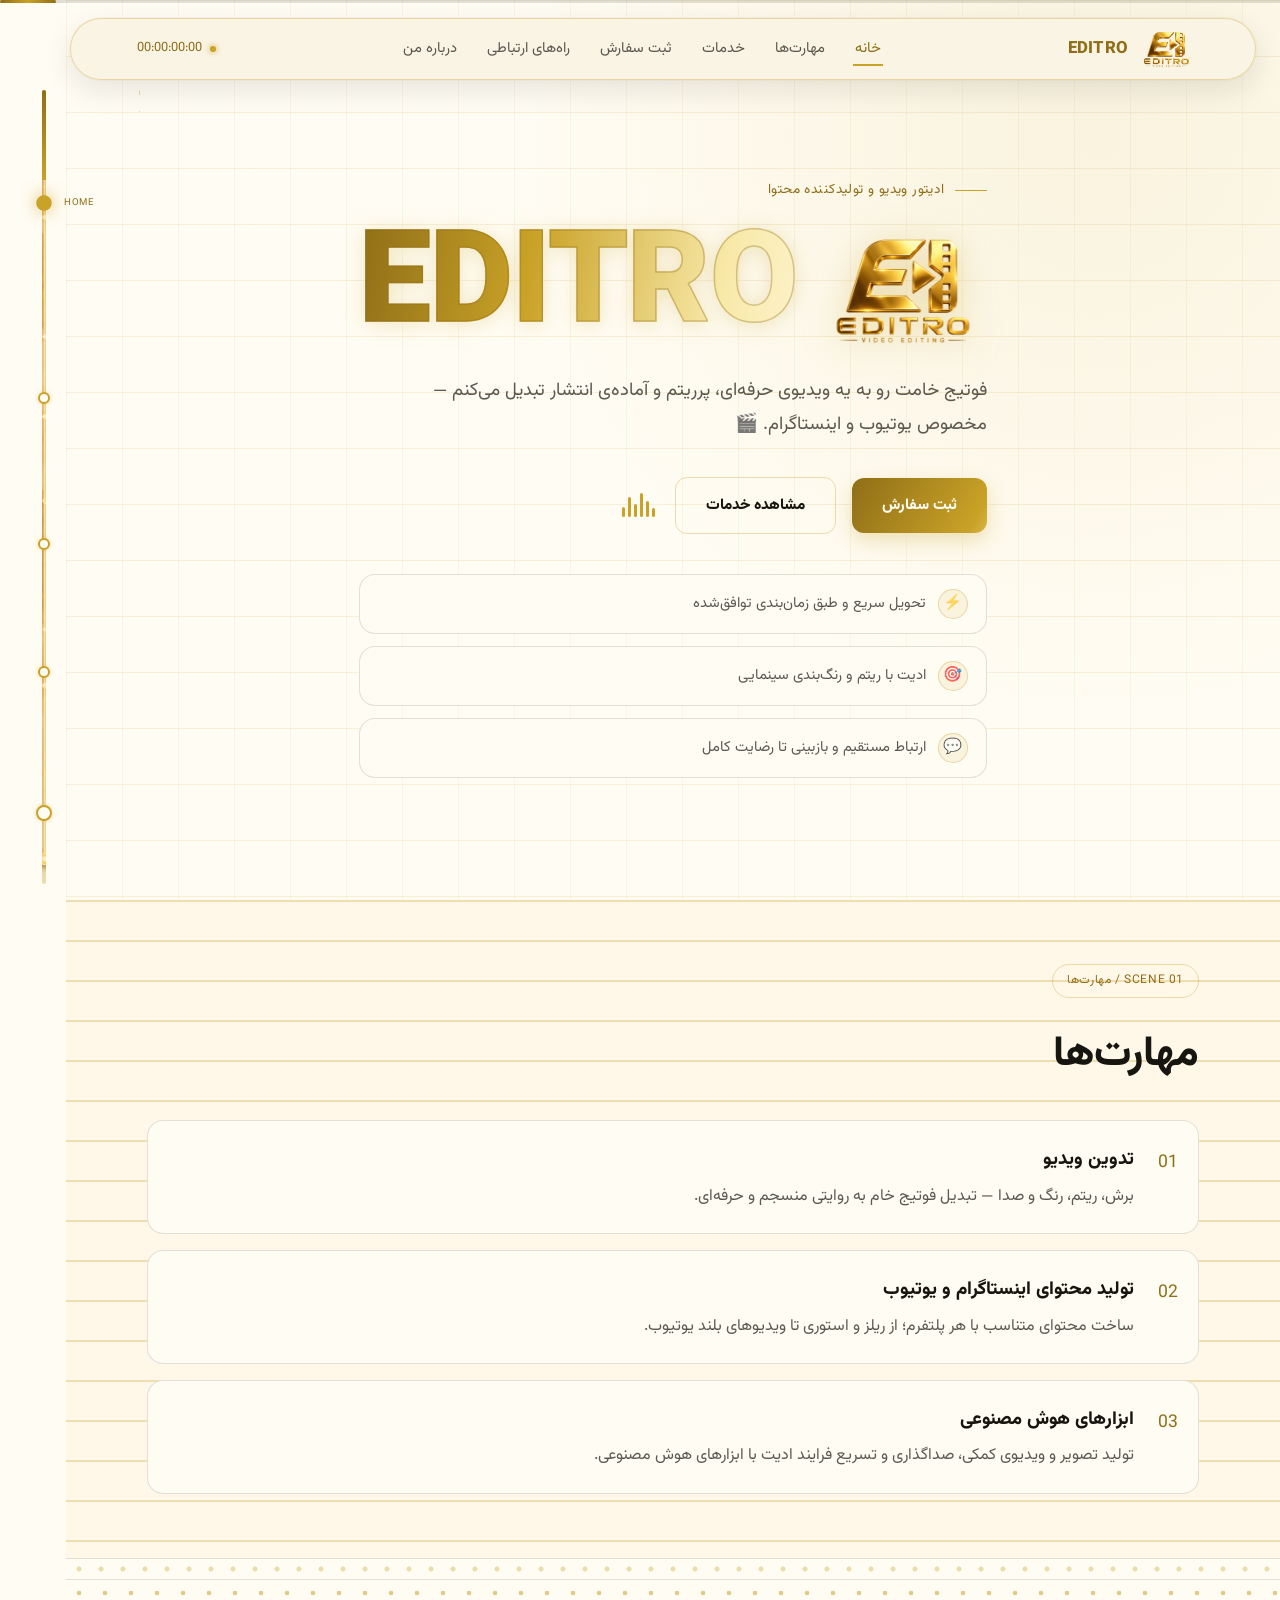
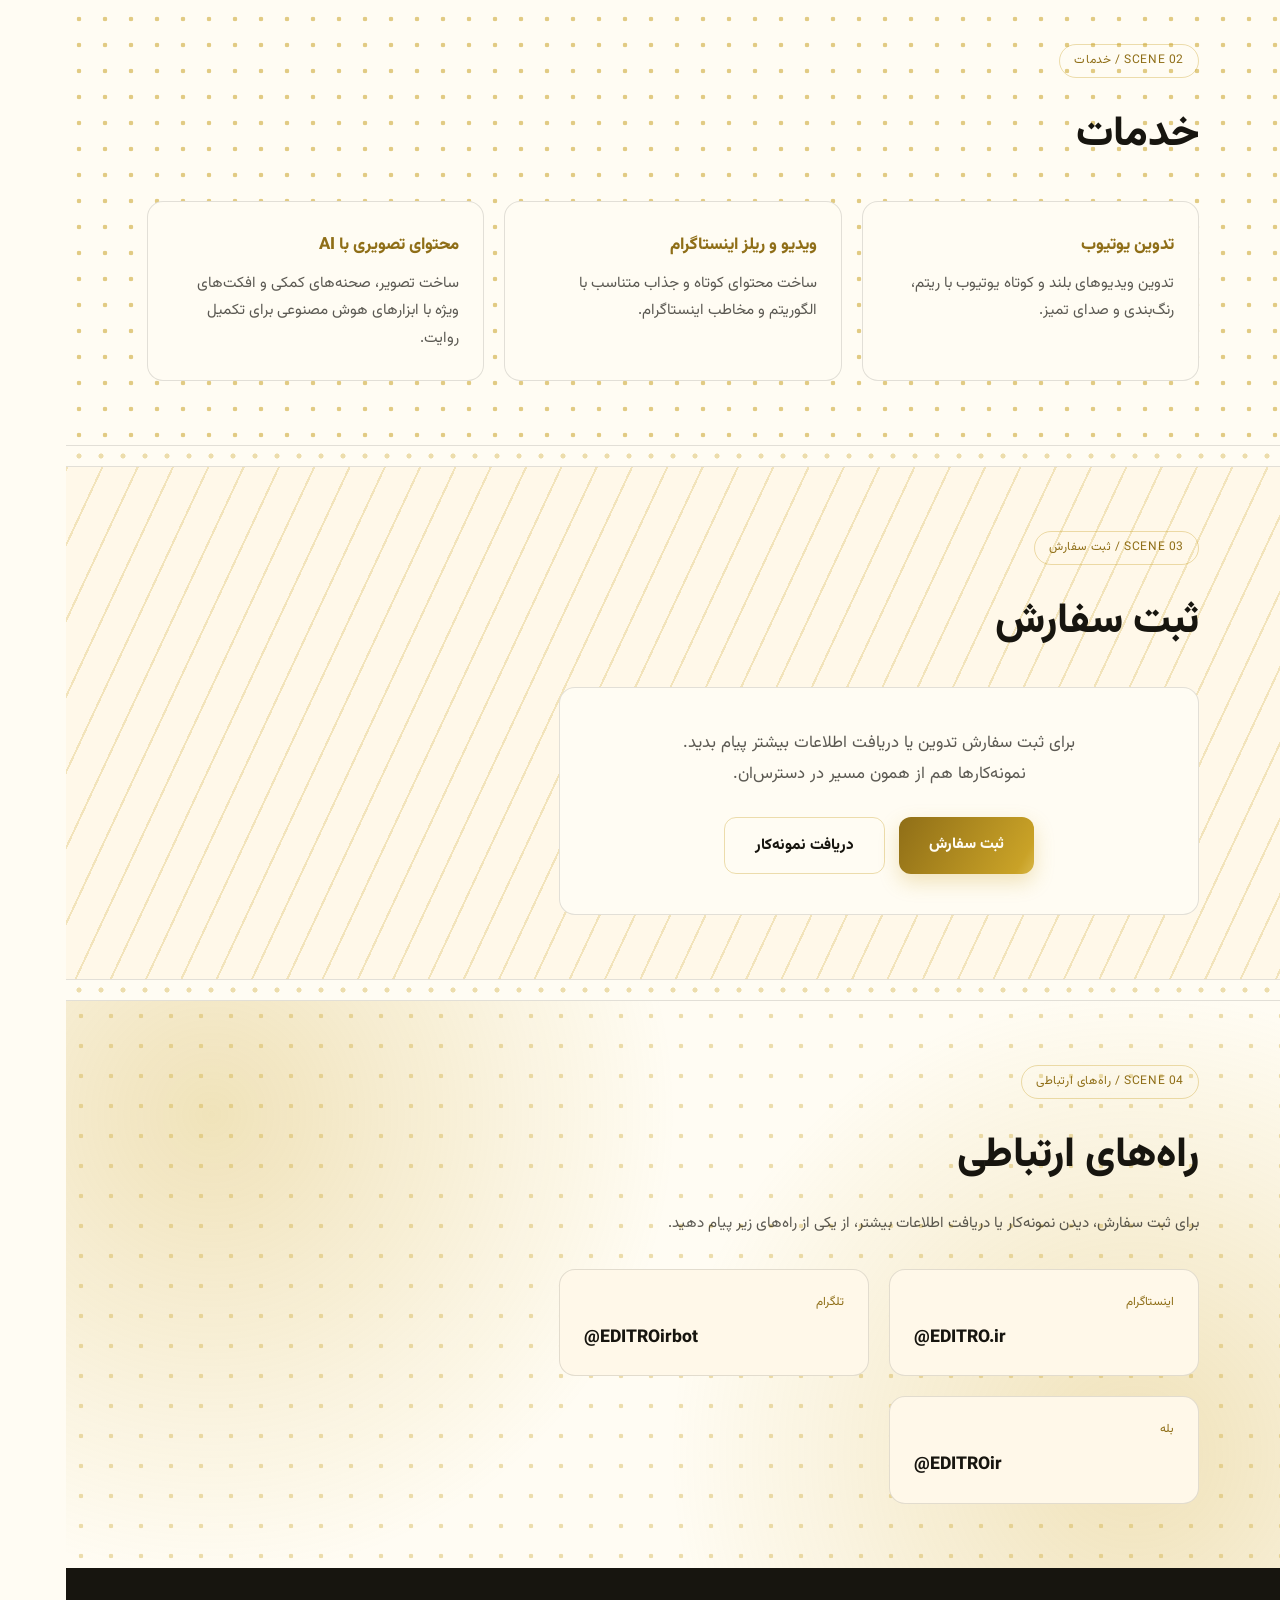
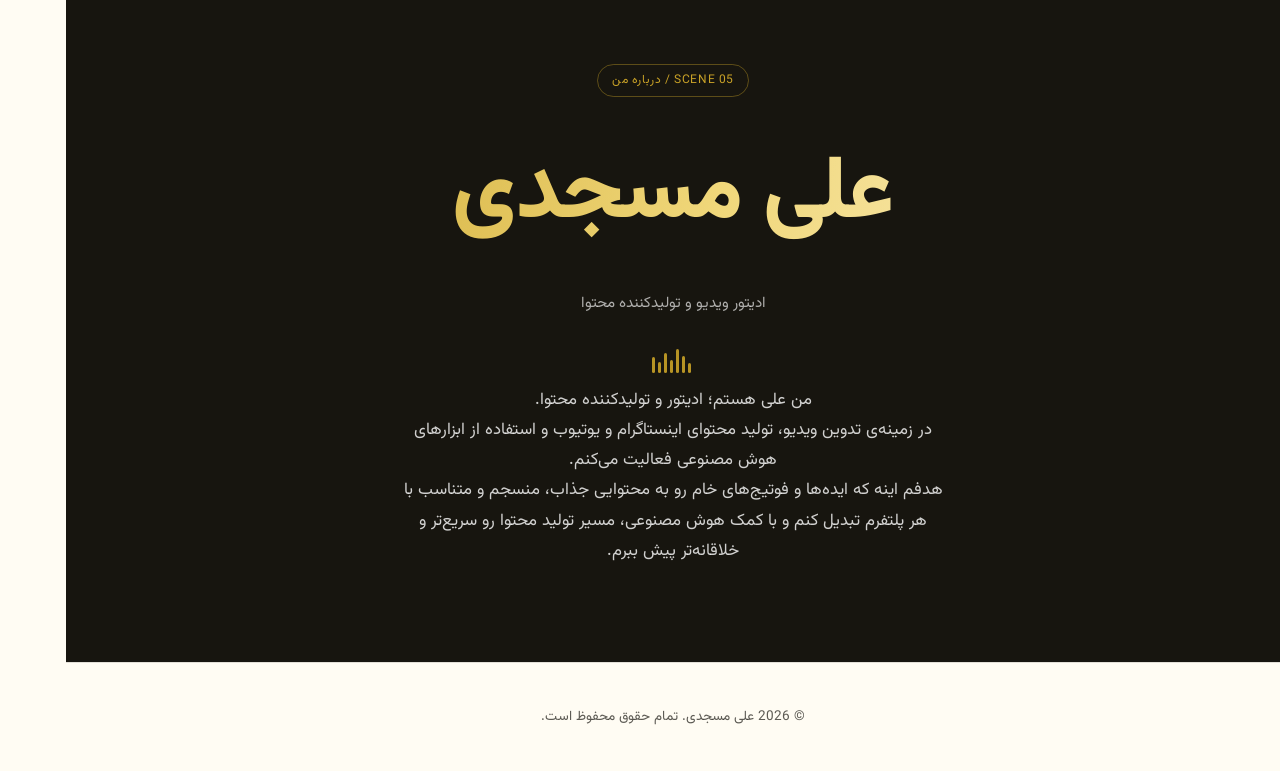
<file: index.html>
<!DOCTYPE html>
<html lang="fa" dir="rtl">
<head>
<meta charset="UTF-8">
<meta name="viewport" content="width=device-width, initial-scale=1.0">
<title>علی مسجدی | EDITRO — ادیتور ویدیو و تولیدکننده محتوا</title>
<meta name="description" content="علی مسجدی (EDITRO)؛ ادیتور ویدیو و تولیدکننده محتوا — تدوین ویدیو، تولید محتوای اینستاگرام و یوتیوب و استفاده از ابزارهای هوش مصنوعی برای ساخت محتوای حرفه‌ای.">
<meta name="robots" content="index, follow">
<meta name="author" content="علی مسجدی">
<link rel="canonical" href="https://YOURDOMAIN.com/">

<!-- Open Graph -->
<meta property="og:type" content="website">
<meta property="og:locale" content="fa_IR">
<meta property="og:title" content="علی مسجدی | EDITRO — ادیتور ویدیو و تولیدکننده محتوا">
<meta property="og:description" content="تدوین ویدیو، تولید محتوای اینستاگرام و یوتیوب و ساخت محتوا با ابزارهای هوش مصنوعی.">
<meta property="og:url" content="https://YOURDOMAIN.com/">
<meta property="og:site_name" content="علی مسجدی | EDITRO">
<meta property="og:image" content="og-image.jpg">

<!-- Twitter Card -->
<meta name="twitter:card" content="summary_large_image">
<meta name="twitter:title" content="علی مسجدی | EDITRO — ادیتور ویدیو و تولیدکننده محتوا">
<meta name="twitter:description" content="تدوین ویدیو، تولید محتوای اینستاگرام و یوتیوب و ساخت محتوا با ابزارهای هوش مصنوعی.">
<meta name="twitter:image" content="og-image.jpg">

<link rel="icon" type="image/png" href="favicon.png">
<link rel="stylesheet" href="styles.css">

<!-- Schema.org: Person -->
<script type="application/ld+json">
{
  "@context": "https://schema.org",
  "@type": "Person",
  "name": "علی مسجدی",
  "alternateName": "Ali Masjedi",
  "jobTitle": "Video Editor",
  "url": "https://YOURDOMAIN.com/",
  "image": "og-image.jpg",
  "sameAs": [
    "https://instagram.com/EDITRO.ir",
    "https://t.me/EDITROirbot",
    "https://ble.ir/EDITROir"
  ],
  "knowsAbout": [
    "تدوین ویدیو",
    "تولید محتوای اینستاگرام و یوتیوب",
    "ابزارهای هوش مصنوعی برای تولید و ادیت محتوا"
  ]
}
</script>

<!-- Schema.org: ProfessionalService -->
<script type="application/ld+json">
{
  "@context": "https://schema.org",
  "@type": "ProfessionalService",
  "name": "EDITRO - علی مسجدی",
  "url": "https://YOURDOMAIN.com/",
  "founder": {
    "@type": "Person",
    "name": "علی مسجدی"
  },
  "sameAs": [
    "https://instagram.com/EDITRO.ir",
    "https://t.me/EDITROirbot",
    "https://ble.ir/EDITROir"
  ]
}
</script>
</head>
<body>

<a href="#main" class="skip-link">رفتن به محتوای اصلی</a>

<!-- نوار پیشرفت اسکرول -->
<div class="scrub-bar" aria-hidden="true"><div class="scrub-head" id="scrubHead"></div></div>

<!-- ===== HEADER ===== -->
<header class="site-header">
  <div class="header-inner container">
    <a href="#home" class="logo" aria-label="علی مسجدی - صفحه اصلی">
      <img src="file_00000000bb548246b469f30fc4d3b83c.png" alt="لوگو EDITRO" class="logo-mark" width="65" height="44">
      <span class="logo-text" dir="ltr">EDITRO</span>
    </a>

    <nav class="main-nav" id="main-nav" aria-label="ناوبری اصلی">
      <ul>
        <li><a href="#home" data-nav="home">خانه</a></li>
        <li><a href="#skills" data-nav="skills">مهارت‌ها</a></li>
        <li><a href="#services" data-nav="services">خدمات</a></li>
        <li><a href="#order" data-nav="order">ثبت سفارش</a></li>
        <li><a href="#contact" data-nav="contact">راه‌های ارتباطی</a></li>
        <li><a href="#reveal" data-nav="reveal">درباره من</a></li>
      </ul>
    </nav>

    <div class="timecode" aria-hidden="true">
      <span class="timecode-dot"></span>
      <span id="tc-display" dir="ltr">00:00:00:00</span>
    </div>

    <button class="nav-toggle" id="navToggle" aria-label="باز کردن منو" aria-expanded="false" aria-controls="main-nav">
      <span></span><span></span><span></span>
    </button>
  </div>
</header>

<!-- ===== نوار تزئینی تایم‌لاین (خیلی کوچک، فقط دسکتاپ) ===== -->
<div class="cine-timeline" id="cineTimeline" aria-hidden="true">
  <div class="cine-line">
    <img src="file_00000000dfe881f7a531c5d5e7a0f665.png" alt="" class="cine-art">
    <div class="cine-fill" id="cineFill"></div>
  </div>
  <ul class="cine-markers" id="cineMarkers">
    <li class="cine-marker" data-target="home"><span class="cine-dot"></span><span class="cine-label">HOME</span></li>
    <li class="cine-marker" data-target="skills"><span class="cine-dot"></span><span class="cine-label">SKILLS</span></li>
    <li class="cine-marker" data-target="services"><span class="cine-dot"></span><span class="cine-label">SERVICES</span></li>
    <li class="cine-marker" data-target="order"><span class="cine-dot"></span><span class="cine-label">ORDER</span></li>
    <li class="cine-marker cine-marker--end" data-target="contact"><span class="cine-dot cine-dot--end"></span><span class="cine-label">CONTACT</span></li>
  </ul>
</div>

<main id="main">

  <!-- ===== HERO / مقدمه ===== -->
  <section id="home" class="hero pattern-hero">
    <div class="filmstrip filmstrip--vertical" aria-hidden="true"></div>
    <div class="container hero-inner reveal-up">
      <p class="eyebrow"><span class="eyebrow-line" aria-hidden="true"></span>ادیتور ویدیو و تولیدکننده محتوا</p>

      <div class="hero-brand">
        <img src="file_00000000bb548246b469f30fc4d3b83c.png" alt="لوگو EDITRO" class="hero-logo-mark">
        <p class="hero-title" dir="ltr">EDITRO</p>
      </div>

      <p class="hero-subtitle">
        فوتیج خامت رو به یه ویدیوی حرفه‌ای، پرریتم و آماده‌ی انتشار تبدیل می‌کنم —
        مخصوص یوتیوب و اینستاگرام. 🎬
      </p>
      <div class="hero-actions">
        <a href="#order" class="btn btn-primary">ثبت سفارش</a>
        <a href="#services" class="btn btn-ghost">مشاهده خدمات</a>
        <span class="waveform" aria-hidden="true">
          <span></span><span></span><span></span><span></span><span></span><span></span>
        </span>
      </div>

      <ul class="hero-highlights" aria-label="مزیت‌های همکاری">
        <li>
          <span class="hero-highlight-icon" aria-hidden="true">⚡</span>
          <span>تحویل سریع و طبق زمان‌بندی توافق‌شده</span>
        </li>
        <li>
          <span class="hero-highlight-icon" aria-hidden="true">🎯</span>
          <span>ادیت با ریتم و رنگ‌بندی سینمایی</span>
        </li>
        <li>
          <span class="hero-highlight-icon" aria-hidden="true">💬</span>
          <span>ارتباط مستقیم و بازبینی تا رضایت کامل</span>
        </li>
      </ul>
    </div>
  </section>

  <!-- ===== SKILLS ===== -->
  <section id="skills" class="skills pattern-skills">
    <div class="container reveal-up">
      <span class="scene-label">SCENE 01 / مهارت‌ها</span>
      <h2 class="section-title">مهارت‌ها</h2>

      <ul class="track-list track-list--boxed">
        <li class="track-item">
          <span class="track-index" dir="ltr">01</span>
          <div class="track-body">
            <h3>تدوین ویدیو</h3>
            <p>برش، ریتم، رنگ و صدا — تبدیل فوتیج خام به روایتی منسجم و حرفه‌ای.</p>
          </div>
        </li>
        <li class="track-item">
          <span class="track-index" dir="ltr">02</span>
          <div class="track-body">
            <h3>تولید محتوای اینستاگرام و یوتیوب</h3>
            <p>ساخت محتوای متناسب با هر پلتفرم؛ از ریلز و استوری تا ویدیوهای بلند یوتیوب.</p>
          </div>
        </li>
        <li class="track-item">
          <span class="track-index" dir="ltr">03</span>
          <div class="track-body">
            <h3>ابزارهای هوش مصنوعی</h3>
            <p>تولید تصویر و ویدیوی کمکی، صداگذاری و تسریع فرایند ادیت با ابزارهای هوش مصنوعی.</p>
          </div>
        </li>
      </ul>
    </div>
  </section>

  <div class="filmstrip" aria-hidden="true"></div>

  <!-- ===== SERVICES ===== -->
  <section id="services" class="services pattern-services">
    <div class="container reveal-up">
      <span class="scene-label">SCENE 02 / خدمات</span>
      <h2 class="section-title">خدمات</h2>

      <div class="card-grid">
        <article class="service-card">
          <h3>تدوین یوتیوب</h3>
          <p>تدوین ویدیوهای بلند و کوتاه یوتیوب با ریتم، رنگ‌بندی و صدای تمیز.</p>
        </article>
        <article class="service-card">
          <h3>ویدیو و ریلز اینستاگرام</h3>
          <p>ساخت محتوای کوتاه و جذاب متناسب با الگوریتم و مخاطب اینستاگرام.</p>
        </article>
        <article class="service-card">
          <h3>محتوای تصویری با AI</h3>
          <p>ساخت تصویر، صحنه‌های کمکی و افکت‌های ویژه با ابزارهای هوش مصنوعی برای تکمیل روایت.</p>
        </article>
      </div>
    </div>
  </section>

  <div class="filmstrip" aria-hidden="true"></div>

  <!-- ===== ORDER: ثبت سفارش ===== -->
  <section id="order" class="order pattern-order">
    <div class="container reveal-up">
      <span class="scene-label">SCENE 03 / ثبت سفارش</span>
      <h2 class="section-title">ثبت سفارش</h2>
      <div class="order-card">
        <p class="order-text">
          برای ثبت سفارش تدوین یا دریافت اطلاعات بیشتر پیام بدید. نمونه‌کارها هم از همون مسیر در دسترس‌ان.
        </p>
        <div class="order-actions">
          <a href="#contact" class="btn btn-primary">ثبت سفارش</a>
          <a href="#contact" class="btn btn-ghost">دریافت نمونه‌کار</a>
        </div>
      </div>
    </div>
  </section>

  <div class="filmstrip" aria-hidden="true"></div>

  <!-- ===== CONTACT ===== -->
  <section id="contact" class="contact pattern-contact">
    <div class="container reveal-up">
      <span class="scene-label">SCENE 04 / راه‌های ارتباطی</span>
      <h2 class="section-title">راه‌های ارتباطی</h2>
      <p class="section-note">برای ثبت سفارش، دیدن نمونه‌کار یا دریافت اطلاعات بیشتر، از یکی از راه‌های زیر پیام دهید.</p>

      <div class="contact-grid">
        <a class="contact-card" href="https://instagram.com/EDITRO.ir" target="_blank" rel="noopener noreferrer">
          <span class="contact-label">اینستاگرام</span>
          <span class="contact-value" dir="ltr">@EDITRO.ir</span>
        </a>
        <a class="contact-card" href="https://t.me/EDITROirbot" target="_blank" rel="noopener noreferrer">
          <span class="contact-label">تلگرام</span>
          <span class="contact-value" dir="ltr">@EDITROirbot</span>
        </a>
        <a class="contact-card" href="https://ble.ir/EDITROir" target="_blank" rel="noopener noreferrer">
          <span class="contact-label">بله</span>
          <span class="contact-value" dir="ltr">@EDITROir</span>
        </a>
      </div>
    </div>
  </section>

  <!-- ===== REVEAL: نام و درباره من (آخرین بخش) ===== -->
  <section id="reveal" class="reveal-section">
    <div class="container reveal-up">
      <span class="scene-label">SCENE 05 / درباره من</span>
      <h1 class="reveal-name">علی مسجدی</h1>
      <p class="reveal-role">ادیتور ویدیو و تولیدکننده محتوا</p>
      <span class="waveform waveform--light" aria-hidden="true">
        <span></span><span></span><span></span><span></span><span></span><span></span><span></span>
      </span>
      <p class="reveal-text">
        من علی هستم؛ ادیتور و تولیدکننده محتوا.
      </p>
      <p class="reveal-text">
        در زمینه‌ی تدوین ویدیو، تولید محتوای اینستاگرام و یوتیوب و استفاده از
        ابزارهای هوش مصنوعی فعالیت می‌کنم.
      </p>
      <p class="reveal-text">
        هدفم اینه که ایده‌ها و فوتیج‌های خام رو به محتوایی جذاب، منسجم و
        متناسب با هر پلتفرم تبدیل کنم و با کمک هوش مصنوعی، مسیر تولید محتوا
        رو سریع‌تر و خلاقانه‌تر پیش ببرم.
      </p>
    </div>
  </section>

</main>

<footer class="site-footer">
  <div class="container footer-inner">
    <p>© <span id="year"></span> علی مسجدی. تمام حقوق محفوظ است.</p>
  </div>
</footer>

<script src="script.js" defer></script>
</body>
</html>
</file>
<file: styles.css>
/* ===== فونت Vazirmatn (لوکال، بدون وابستگی به گوگل) ===== */
@font-face{
  font-family: "Vazirmatn";
  src: url("Vazirmatn-Regular.ttf") format("truetype");
  font-weight: 400;
  font-style: normal;
  font-display: swap;
}
@font-face{
  font-family: "Vazirmatn";
  src: url("Vazirmatn-Medium.ttf") format("truetype");
  font-weight: 500;
  font-style: normal;
  font-display: swap;
}
@font-face{
  font-family: "Vazirmatn";
  src: url("Vazirmatn-ExtraBold.woff2") format("woff2");
  font-weight: 800;
  font-style: normal;
  font-display: swap;
}
@font-face{
  font-family: "Vazirmatn";
  src: url("Vazirmatn-Black.ttf") format("truetype");
  font-weight: 900;
  font-style: normal;
  font-display: swap;
}

/* ===== Tokens (تم روشن: سفید و طلایی) ===== */
:root{
  --c-white: #FFFCF3;
  --c-paper: #FFF8E9;
  --c-ink: #17150F;
  --c-ink-soft: rgba(23,21,15,0.7);
  --c-gold: #C9A227;
  --c-gold-strong: #B08A1E;
  --c-gold-deep: #8F6E17;
  --c-line: rgba(23,21,15,0.12);
  --c-line-gold: rgba(201,162,39,0.35);

  --font-display: "Vazirmatn", sans-serif;
  --font-body: "Vazirmatn", sans-serif;
  --font-mono: "Vazirmatn", sans-serif;

  --container-w: 1100px;
  --radius: 4px;
  --radius-btn: 12px;
  --radius-card: 16px;
  --radius-input: 10px;
  --transition: 220ms ease;
  --ease-cut: cubic-bezier(0.22, 1, 0.36, 1);
}

*, *::before, *::after{ box-sizing: border-box; }

html{ scroll-behavior: smooth; }

@media (prefers-reduced-motion: reduce){
  html{ scroll-behavior: auto; }
  *, *::before, *::after{
    animation-duration: 0.01ms !important;
    animation-iteration-count: 1 !important;
    transition-duration: 0.01ms !important;
    scroll-behavior: auto !important;
  }
}

body{
  margin:0;
  padding-left: 46px;
  background: var(--c-white);
  color: var(--c-ink);
  font-family: var(--font-body);
  line-height: 1.8;
  -webkit-font-smoothing: antialiased;
}

img{ max-width:100%; display:block; }
a{ color: inherit; text-decoration:none; }

.container{
  max-width: var(--container-w);
  margin: 0 auto;
  padding: 0 24px;
}

.skip-link{
  position:absolute;
  right:-9999px;
  top:0;
  background: var(--c-gold);
  color: var(--c-white);
  padding: 12px 20px;
  z-index: 999;
  border-radius: 0 0 0 var(--radius);
}
.skip-link:focus{ right:0; }

:focus-visible{
  outline: 2px solid var(--c-gold-strong);
  outline-offset: 3px;
}

/* ===== نوار پیشرفت اسکرول (سیگنیچر بصری) ===== */
.scrub-bar{
  position: fixed;
  top:0; inset-inline:0;
  height: 3px;
  background: var(--c-line);
  z-index: 200;
  overflow: hidden;
}
.scrub-head{
  position: absolute;
  top: 0;
  left: 0;
  height: 100%;
  width: 56px;
  border-radius: 2px;
  background: linear-gradient(90deg, var(--c-gold-deep), var(--c-gold), var(--c-gold-deep));
  box-shadow: 0 0 8px rgba(201,162,39,0.45);
  transition: left 60ms linear;
  will-change: left;
}

/* =========================================================
   ===== Cinematic Timeline — نسخه‌ی جدید: تصویر تزئینی
   عمودی طلایی/مشکی (واترمارک ظریف)، خیلی کوچک، فقط دسکتاپ =====
   ========================================================= */
.cine-timeline{
  position: fixed;
  z-index: 90;
  display: block;
  pointer-events: none;

  left: 6px;
  top: 90px;
  bottom: 16px;
  width: 16px;
}

.cine-line{
  position: absolute;
  top: 0; bottom: 0;
  left: 50%;
  width: 4px;
  margin-left: -2px;
  background: rgba(201,162,39,0.35);
  border-radius: 4px;
  overflow: hidden;
}
.cine-fill{
  position: absolute;
  left: 0; right: 0;
  top: 0;
  height: var(--fill, 0%);
  background: linear-gradient(to bottom, var(--c-gold-deep), var(--c-gold));
  box-shadow: 0 0 10px rgba(201,162,39,0.65);
  transition: height 80ms linear;
}
.cine-markers{
  position: absolute;
  inset: 0;
  list-style: none;
  margin: 0; padding: 0;
}
.cine-marker{
  position: absolute;
  left: 50%;
  top: var(--pos, 0%);
  transform: translate(-50%, -50%);
  display: flex;
  align-items: center;
  gap: 8px;
}
.cine-dot{
  width: 12px; height: 12px;
  border-radius: 50%;
  background: var(--c-white);
  border: 2px solid var(--c-gold);
  box-shadow: 0 0 4px rgba(201,162,39,0.4);
  transition: background var(--transition), border-color var(--transition), box-shadow var(--transition), transform var(--transition);
}
.cine-marker.is-active .cine-dot{
  background: var(--c-gold);
  border-color: var(--c-gold);
  box-shadow: 0 0 12px rgba(201,162,39,0.75);
  transform: scale(1.3);
}
.cine-dot--end{ width: 16px; height: 16px; }
.cine-marker--end.is-active .cine-dot--end{
  box-shadow: 0 0 16px rgba(201,162,39,0.85);
}
.cine-label{
  position: absolute;
  left: 22px;
  top: 50%;
  transform: translateY(-50%) translateX(-6px);
  font-family: var(--font-mono);
  font-size: 0.6rem;
  letter-spacing: 0.06em;
  color: var(--c-gold-deep);
  white-space: nowrap;
  opacity: 0;
  transition: opacity var(--transition), transform var(--transition);
}
.cine-marker.is-active .cine-label{
  opacity: 1;
  transform: translateY(-50%) translateX(0);
}

/* تصویر تزئینی تایم‌لاین: خیلی کوچک، پشت نقاط تعاملی، فقط جنبه‌ی بصری/برند */
.cine-art{
  position: absolute;
  left: 50%;
  top: 0;
  transform: translateX(-50%);
  height: 100%;
  width: 14px;
  object-fit: cover;
  object-position: center;
  opacity: 0.55;
  filter: saturate(1.05);
  border-radius: 6px;
  pointer-events: none;
}

@media (max-width: 999px){
  /* روی موبایل خیلی باریک می‌مونه، فضای زیادی نمی‌گیره */
  .cine-label{ display:none; }
  body{ padding-left: 26px; }
}

@media (min-width: 1000px){
  .cine-timeline{ left: 26px; width: 36px; }
  .cine-art{ width: 16px; }
  .cine-label{ left: 26px; }
  body{ padding-left: 66px; }
}


/* =========================================================
   ===== HEADER — کارت شناور طلایی/سفید =====
   ========================================================= */
.site-header{
  position: fixed;
  inset-inline-start: 12px;
  inset-inline-end: 58px;
  top: 14px;
  z-index: 100;
  background: rgba(250,244,228,0.94);
  backdrop-filter: blur(14px);
  -webkit-backdrop-filter: blur(14px);
  border: 1px solid var(--c-line-gold);
  border-radius: 999px;
  box-shadow: 0 10px 30px rgba(23,21,15,0.10), 0 0 0 1px rgba(201,162,39,0.05);
  transition: box-shadow var(--transition), border-color var(--transition);
}

@media (min-width: 720px){
  .site-header{ inset-inline-start: 24px; inset-inline-end: 70px; top: 18px; }
}

.header-inner{
  display:flex;
  align-items:center;
  justify-content:space-between;
  height: 60px;
  gap: 16px;
  padding: 0 10px 0 18px;
}

.logo{ display:flex; align-items:center; gap: 10px; flex-shrink:0; padding-inline-start: 8px; height: 44px; max-width: 190px; overflow: hidden; }
.logo-mark{
  height: 38px;
  width: auto;
  object-fit: contain;
  display:block;
  flex-shrink: 0;
}

.logo-text{
  font-family: var(--font-display);
  font-weight: 800;
  font-size: 1.05rem;
  letter-spacing: 0.01em;
  color: var(--c-gold-deep);
  white-space: nowrap;
}

.main-nav ul{
  display:flex;
  gap: 26px;
  list-style:none;
  margin:0;
  padding:0;
}

.main-nav a{
  font-size: 0.92rem;
  color: var(--c-ink-soft);
  position:relative;
  padding: 6px 2px;
  transition: color var(--transition);
}
.main-nav a:hover{ color: var(--c-gold-deep); }
.main-nav a::after{
  content:"";
  position:absolute;
  right:0; left:0; bottom:0;
  height:2px;
  background: var(--c-gold);
  transform: scaleX(0);
  transform-origin: center;
  transition: transform var(--transition);
}
.main-nav a.is-active{ color: var(--c-gold-deep); }
.main-nav a.is-active::after{ transform: scaleX(1); }

.timecode{
  display:flex;
  align-items:center;
  gap:8px;
  font-family: var(--font-mono);
  font-size: 0.8rem;
  color: var(--c-gold-deep);
  flex-shrink:0;
  padding-inline-end: 6px;
}
.timecode-dot{
  width:6px; height:6px; border-radius:50%;
  background: var(--c-gold);
  box-shadow: 0 0 6px var(--c-gold);
}

/* ===== دکمه همبرگری با پترن ===== */
.nav-toggle{
  display:none;
  position: relative;
  flex-direction: column;
  align-items:center;
  justify-content:center;
  gap: 4px;
  width: 42px;
  height: 42px;
  background: rgba(201,162,39,0.08);
  border: 1px solid var(--c-line-gold);
  border-radius: 50%;
  cursor:pointer;
  padding: 0;
  flex-shrink: 0;
  transition: background var(--transition), border-color var(--transition), transform var(--transition);
}
.nav-toggle:hover{ background: rgba(201,162,39,0.14); border-color: var(--c-gold); }

.nav-toggle span{
  height: 2px;
  background: var(--c-gold-deep);
  border-radius: 2px;
  transition: width var(--transition), transform var(--transition), opacity var(--transition), background var(--transition);
}
.nav-toggle span:nth-child(1){ width: 18px; }
.nav-toggle span:nth-child(2){ width: 12px; align-self:flex-end; margin-inline-end: 2px; }
.nav-toggle span:nth-child(3){ width: 18px; }

.nav-toggle[aria-expanded="true"] span{ background: var(--c-gold); }
.nav-toggle[aria-expanded="true"] span:nth-child(1){
  width: 18px;
  transform: translateY(6px) rotate(45deg);
}
.nav-toggle[aria-expanded="true"] span:nth-child(2){
  opacity: 0;
  transform: translateX(6px);
}
.nav-toggle[aria-expanded="true"] span:nth-child(3){
  width: 18px;
  transform: translateY(-6px) rotate(-45deg);
}

/* ===== Hero / مقدمه ===== */
.hero{
  position: relative;
  min-height: 100svh;
  display:flex;
  align-items:center;
  padding-top: 120px;
  background:
    radial-gradient(circle at 85% 15%, rgba(201,162,39,0.14), transparent 45%),
    radial-gradient(circle at 8% 85%, rgba(201,162,39,0.08), transparent 40%),
    var(--c-white);
}

.hero-inner{ max-width: 780px; }

.eyebrow{
  display:flex;
  align-items:center;
  gap:10px;
  font-family: var(--font-mono);
  font-size: 0.85rem;
  letter-spacing: 0.03em;
  color: var(--c-gold-deep);
  margin: 0 0 24px;
}
.eyebrow-line{ width: 32px; height: 1px; background: var(--c-gold); }

/* ===== عنوان هیرو: EDITRO + لوگوی همراه ===== */
.hero-brand{
  display:flex;
  align-items:center;
  gap: 22px;
  margin: 0 0 20px;
  flex-wrap: wrap;
}

.hero-logo-mark{
  height: clamp(64px, 11vw, 112px);
  width: auto;
  object-fit: contain;
  filter: drop-shadow(0 6px 18px rgba(201,162,39,0.35));
  flex-shrink: 0;
}

.hero-title{
  font-family: var(--font-display);
  font-weight: 900;
  font-size: clamp(3.6rem, 13.5vw, 8rem);
  line-height: 1;
  margin: 0;
  letter-spacing: -0.01em;

  /* گرادینت طلایی چندلایه + انیمیشن درخشش ملایم (خفن‌تر، جذاب‌تر) */
  background: linear-gradient(100deg,
    var(--c-gold-deep) 0%,
    var(--c-gold) 18%,
    #F8E9A8 38%,
    #FFF6D8 50%,
    #F8E9A8 62%,
    var(--c-gold) 82%,
    var(--c-gold-deep) 100%);
  background-size: 220% auto;
  -webkit-background-clip: text;
  background-clip: text;
  color: transparent;

  /* استروک ظریف طلایی برای حس «خفن‌تر» و شبیه لوگو */
  -webkit-text-stroke: 1.5px rgba(143,110,23,0.35);
  paint-order: stroke fill;
  filter: drop-shadow(0 2px 10px rgba(201,162,39,0.25));

  animation: shine 6s linear infinite;
}
@keyframes shine{
  0%{ background-position: 0% center; }
  100%{ background-position: 220% center; }
}
@media (prefers-reduced-motion: reduce){
  .hero-title{ animation: none; }
}

.hero-subtitle{
  max-width: 58ch;
  font-size: clamp(1rem, 2vw, 1.15rem);
  color: var(--c-ink-soft);
  margin: 0 0 36px;
}

.hero-actions{ display:flex; gap:16px; flex-wrap:wrap; align-items:center; }

.btn{
  display:inline-block;
  padding: 14px 30px;
  border-radius: var(--radius-btn);
  font-weight:700;
  font-size: 0.95rem;
  transition: transform var(--transition), background var(--transition), color var(--transition), border-color var(--transition), box-shadow var(--transition);
}
.btn-primary{
  background: linear-gradient(120deg, var(--c-gold-deep), var(--c-gold) 45%, #F0D77A 60%, var(--c-gold) 80%, var(--c-gold-deep));
  background-size: 220% auto;
  color: var(--c-white);
  box-shadow: 0 8px 20px rgba(201,162,39,0.28);
}
.btn-primary:hover{ background-position: right center; transform: translateY(-2px); box-shadow: 0 12px 26px rgba(201,162,39,0.38); }

.btn-ghost{ border: 1px solid var(--c-line-gold); color: var(--c-ink); }
.btn-ghost:hover{ border-color: var(--c-gold); color: var(--c-gold-deep); transform: translateY(-2px); }

.hero-highlights{
  list-style: none;
  margin: 40px 0 0;
  padding: 0;
  display: flex;
  flex-direction: column;
  gap: 12px;
}
.hero-highlights li{
  display: flex;
  align-items: center;
  gap: 12px;
  font-size: 0.92rem;
  color: var(--c-ink-soft);
  background: var(--c-white);
  border: 1px solid var(--c-line);
  border-radius: var(--radius-card);
  padding: 14px 18px;
}
.hero-highlight-icon{
  display: inline-flex;
  align-items: center;
  justify-content: center;
  width: 30px;
  height: 30px;
  border-radius: 50%;
  background: rgba(201,162,39,0.10);
  border: 1px solid var(--c-line-gold);
  font-size: 0.95rem;
  flex-shrink: 0;
}

/* ===== Scroll reveal ===== */
.reveal-up{
  position: relative;
  opacity: 0;
  transform: translateY(28px);
  transition:
    opacity 550ms var(--ease-cut),
    transform 550ms var(--ease-cut);
}
.reveal-up.is-visible{
  opacity: 1;
  transform: translateY(0);
}
.reveal-up::before{
  content:"";
  position:absolute;
  inset-inline: 0;
  top:0; height:2px;
  background: linear-gradient(to left, transparent, var(--c-gold), transparent);
  opacity:0;
  transform: scaleX(0);
  transform-origin: right;
}
.reveal-up.is-visible::before{
  opacity:1;
  animation: cutflash 550ms var(--ease-cut) both;
}
@keyframes cutflash{
  0%{ transform: scaleX(0); opacity:1; }
  70%{ transform: scaleX(1); opacity:0.8; }
  100%{ transform: scaleX(1); opacity:0; }
}

/* ===== Film Strip ===== */
.filmstrip{
  height: 22px;
  background:
    repeating-linear-gradient(
      to left,
      var(--c-white) 0 10px,
      transparent 10px 22px
    ),
    radial-gradient(circle, var(--c-line-gold) 2.5px, transparent 2.6px);
  background-size: 100% 100%, 22px 100%;
  background-position: center, center;
  border-top: 1px solid var(--c-line);
  border-bottom: 1px solid var(--c-line);
}
.filmstrip--vertical{
  position:absolute;
  inset-inline-end: 6%;
  top: 90px; bottom: 0;
  width: 1px;
  background:
    repeating-linear-gradient(
      to bottom,
      var(--c-gold) 0 4px,
      transparent 4px 26px
    );
  opacity: 0.4;
  display:none;
}
@media (min-width: 1000px){
  .filmstrip--vertical{ display:block; }
}

/* ===== Audio Waveform ===== */
.waveform{
  display:inline-flex;
  align-items:flex-end;
  gap: 3px;
  height: 24px;
  margin-inline-start: 4px;
}
.waveform span{
  width: 3px;
  border-radius: 2px;
  background: var(--c-gold);
  animation: wavepulse 1.2s ease-in-out infinite;
}
.waveform span:nth-child(1){ height: 40%; animation-delay: 0ms; }
.waveform span:nth-child(2){ height: 70%; animation-delay: 90ms; }
.waveform span:nth-child(3){ height: 100%; animation-delay: 180ms; }
.waveform span:nth-child(4){ height: 55%; animation-delay: 270ms; }
.waveform span:nth-child(5){ height: 85%; animation-delay: 360ms; }
.waveform span:nth-child(6){ height: 45%; animation-delay: 450ms; }
.waveform span:nth-child(7){ height: 65%; animation-delay: 540ms; }
.waveform--light span{ background: var(--c-gold); opacity: 0.9; }
@keyframes wavepulse{
  0%, 100%{ transform: scaleY(0.5); }
  50%{ transform: scaleY(1); }
}
@media (prefers-reduced-motion: reduce){
  .waveform span{ animation: none; transform: scaleY(0.8); }
}

/* ===== Patterns ===== */
.pattern-hero{
  background-image:
    repeating-linear-gradient(to bottom, rgba(201,162,39,0.14) 0 1.5px, transparent 1.5px 56px),
    repeating-linear-gradient(to right, rgba(201,162,39,0.09) 0 1px, transparent 1px 56px),
    radial-gradient(circle at 85% 15%, rgba(201,162,39,0.10), transparent 45%);
  background-color: var(--c-white);
}
.pattern-skills{ position: relative; }
.pattern-skills::before{
  content:"";
  position:absolute; inset:0;
  background-image: repeating-linear-gradient(to bottom, rgba(201,162,39,0.30) 0 2px, transparent 2px 40px);
  opacity: 1;
  pointer-events:none;
}
.pattern-services{ position: relative; }
.pattern-services::before{
  content:"";
  position:absolute; inset:0;
  background-image: radial-gradient(rgba(201,162,39,0.55) 2px, transparent 2.6px);
  background-size: 26px 26px;
  opacity: 1;
  pointer-events:none;
}
.pattern-order{ position: relative; background: var(--c-paper); }
.pattern-order::before{
  content:"";
  position:absolute; inset:0;
  background-image: repeating-linear-gradient(115deg, rgba(201,162,39,0.24) 0 2px, transparent 2px 32px);
  pointer-events:none;
}
.pattern-contact{ position: relative; }
.pattern-contact::before{
  content:"";
  position:absolute; inset:0;
  background-image:
    radial-gradient(circle at 12% 20%, rgba(201,162,39,0.28), transparent 40%),
    radial-gradient(circle at 88% 80%, rgba(201,162,39,0.28), transparent 40%),
    radial-gradient(rgba(201,162,39,0.35) 2px, transparent 2.6px);
  background-size: auto, auto, 30px 30px;
  pointer-events:none;
}
.pattern-skills > .container,
.pattern-services > .container,
.pattern-order > .container,
.pattern-contact > .container{
  position: relative;
  z-index: 1;
}

/* ===== Section shared ===== */
section{ padding: 64px 0; }

.scene-label{
  display:inline-block;
  font-family: var(--font-mono);
  font-size: 0.75rem;
  letter-spacing: 0.05em;
  color: var(--c-gold-deep);
  border: 1px solid var(--c-line-gold);
  border-radius: 999px;
  padding: 5px 14px;
  margin-bottom: 20px;
}

.section-title{
  font-family: var(--font-display);
  font-weight: 800;
  font-size: clamp(1.8rem, 4vw, 2.6rem);
  color: var(--c-ink);
  margin: 0 0 28px;
}

.section-note{
  color: var(--c-ink-soft);
  margin: -12px 0 32px;
  font-size: 0.95rem;
}

.track-item,
.service-card{
  opacity: 0;
  transform: translateY(16px);
  transition: opacity 500ms var(--ease-cut), transform 500ms var(--ease-cut);
}
.reveal-up.is-visible .track-item,
.reveal-up.is-visible .service-card{
  opacity: 1;
  transform: translateY(0);
}
.reveal-up.is-visible .track-item:nth-child(1),
.reveal-up.is-visible .service-card:nth-child(1){ transition-delay: 60ms; }
.reveal-up.is-visible .track-item:nth-child(2),
.reveal-up.is-visible .service-card:nth-child(2){ transition-delay: 140ms; }
.reveal-up.is-visible .track-item:nth-child(3),
.reveal-up.is-visible .service-card:nth-child(3){ transition-delay: 220ms; }
.reveal-up.is-visible .service-card:nth-child(4){ transition-delay: 300ms; }

@media (prefers-reduced-motion: reduce){
  .track-item, .service-card{
    opacity:1; transform:none; transition:none;
  }
}

/* ===== Skills ===== */
.skills{ background: var(--c-paper); }

.track-list{
  list-style:none;
  margin:0; padding:0;
  border-top: 1px solid var(--c-line);
}
.track-item{
  display:flex;
  gap: 24px;
  align-items:flex-start;
  padding: 26px 0;
  border-bottom: 1px solid var(--c-line);
}
.track-list--boxed{
  border-top: none;
  display: grid;
  gap: 16px;
}
.track-list--boxed .track-item{
  background: var(--c-white);
  border: 1px solid var(--c-line);
  border-radius: var(--radius-card);
  padding: 22px 20px;
  border-bottom: 1px solid var(--c-line);
  transition: border-color var(--transition), transform var(--transition), box-shadow var(--transition);
}
.track-list--boxed .track-item:hover{
  border-color: var(--c-gold);
  transform: translateY(-3px);
  box-shadow: 0 10px 24px rgba(201,162,39,0.12);
}
.track-index{
  font-family: var(--font-mono);
  color: var(--c-gold-deep);
  font-size: 1.1rem;
  padding-top: 4px;
  flex-shrink:0;
}
.track-body h3{ margin: 0 0 6px; color: var(--c-ink); font-size: 1.15rem; }
.track-body p{ margin:0; color: var(--c-ink-soft); max-width: 60ch; }

/* ===== Services / Portfolio cards ===== */
.card-grid{
  display:grid;
  grid-template-columns: repeat(auto-fit, minmax(230px, 1fr));
  gap: 20px;
}
.service-card{
  background: var(--c-white);
  border: 1px solid var(--c-line);
  border-radius: var(--radius-card);
  padding: 28px 24px;
  transition: border-color var(--transition), transform var(--transition), box-shadow var(--transition);
}
.service-card:hover{
  border-color: var(--c-gold);
  transform: translateY(-4px);
  box-shadow: 0 10px 24px rgba(201,162,39,0.12);
}
.service-card h3{ color: var(--c-gold-deep); font-size: 1.05rem; margin: 0 0 10px; }
.service-card p{ margin:0; color: var(--c-ink-soft); font-size: 0.95rem; }

/* ===== Order: ثبت سفارش ===== */
.order{ background: var(--c-paper); }
.order-card{
  max-width: 640px;
  background: var(--c-white);
  border: 1px solid var(--c-line);
  border-radius: var(--radius-card);
  padding: 40px 32px;
  text-align: center;
  transition: border-color var(--transition), box-shadow var(--transition), transform var(--transition);
}
.order-card:hover{
  border-color: var(--c-gold);
  box-shadow: 0 12px 28px rgba(201,162,39,0.12);
  transform: translateY(-3px);
}
.order-text{
  color: var(--c-ink-soft);
  font-size: 1.05rem;
  max-width: 48ch;
  margin: 0 auto 28px;
}
.order-actions{
  display:flex;
  gap: 14px;
  justify-content:center;
  flex-wrap: wrap;
}

/* ===== Reveal: نام و درباره من ===== */
.reveal-section{
  background: var(--c-ink);
  color: var(--c-white);
  text-align: center;
  padding: 96px 0;
}
.reveal-section .scene-label{
  color: var(--c-gold);
  border-color: rgba(201,162,39,0.4);
}
.reveal-name{
  font-family: var(--font-display);
  font-weight: 800;
  font-size: clamp(2.6rem, 9vw, 5.5rem);
  margin: 0 0 14px;
  letter-spacing: -0.01em;
  background: linear-gradient(100deg, var(--c-gold) 0%, #F0D77A 25%, #FFF6D8 50%, #F0D77A 75%, var(--c-gold) 100%);
  background-size: 220% auto;
  -webkit-background-clip: text;
  background-clip: text;
  color: transparent;
  animation: shine 7s linear infinite;
}
@media (prefers-reduced-motion: reduce){
  .reveal-name{ animation: none; }
}
.reveal-role{
  font-family: var(--font-mono);
  font-size: 0.95rem;
  color: rgba(255,255,255,0.65);
  margin: 0 0 32px;
}
.reveal-text{
  max-width: 62ch;
  margin: 0 auto;
  color: rgba(255,255,255,0.8);
  font-size: 1.05rem;
}

/* ===== Contact ===== */
.contact-grid{
  display:grid;
  grid-template-columns: repeat(auto-fit, minmax(220px, 1fr));
  gap: 20px;
  max-width: 640px;
}
.contact-card{
  display:flex;
  flex-direction:column;
  gap:8px;
  background: var(--c-paper);
  border: 1px solid var(--c-line);
  border-radius: var(--radius-card);
  padding: 22px 24px;
  transition: border-color var(--transition), transform var(--transition);
}
.contact-card:hover{ border-color: var(--c-gold); transform: translateY(-3px); }
.contact-label{ font-family: var(--font-mono); font-size: 0.75rem; color: var(--c-gold-deep); }
.contact-value{ font-size: 1.1rem; color: var(--c-ink); font-weight:700; }

/* ===== Footer ===== */
.site-footer{
  border-top: 1px solid var(--c-line);
  padding: 28px 0;
}
.footer-inner{ font-size: 0.85rem; color: var(--c-ink-soft); text-align:center; }

/* ===== Mobile ===== */
@media (max-width: 820px){
  .main-nav{
    position: fixed;
    inset-inline-start: 12px;
    inset-inline-end: 58px;
    top: 84px;
    background: var(--c-white);
    border: 1px solid var(--c-line-gold);
    border-radius: 20px;
    box-shadow: 0 16px 34px rgba(23,21,15,0.14);
    overflow: hidden;
    transform: translateY(-16px);
    opacity: 0;
    pointer-events: none;
    transition: transform var(--transition), opacity var(--transition);
  }
  .main-nav.is-open{
    transform: translateY(0);
    opacity: 1;
    pointer-events: auto;
  }
  .main-nav ul{ flex-direction:column; gap:0; padding: 8px 22px 16px; }
  .main-nav li{ border-bottom: 1px solid var(--c-line); }
  .main-nav li:last-child{ border-bottom: none; }
  .main-nav a{ display:block; padding: 14px 4px; }

  .timecode{ display:none; }
  .nav-toggle{ display:flex; }
  section{ padding: 44px 0; }
  .reveal-section{ padding: 72px 0; }
  .hero{ padding-top: 108px; }
  .hero-brand{ gap: 14px; }
  .hero-logo-mark{ height: 52px; }
}
</file>
